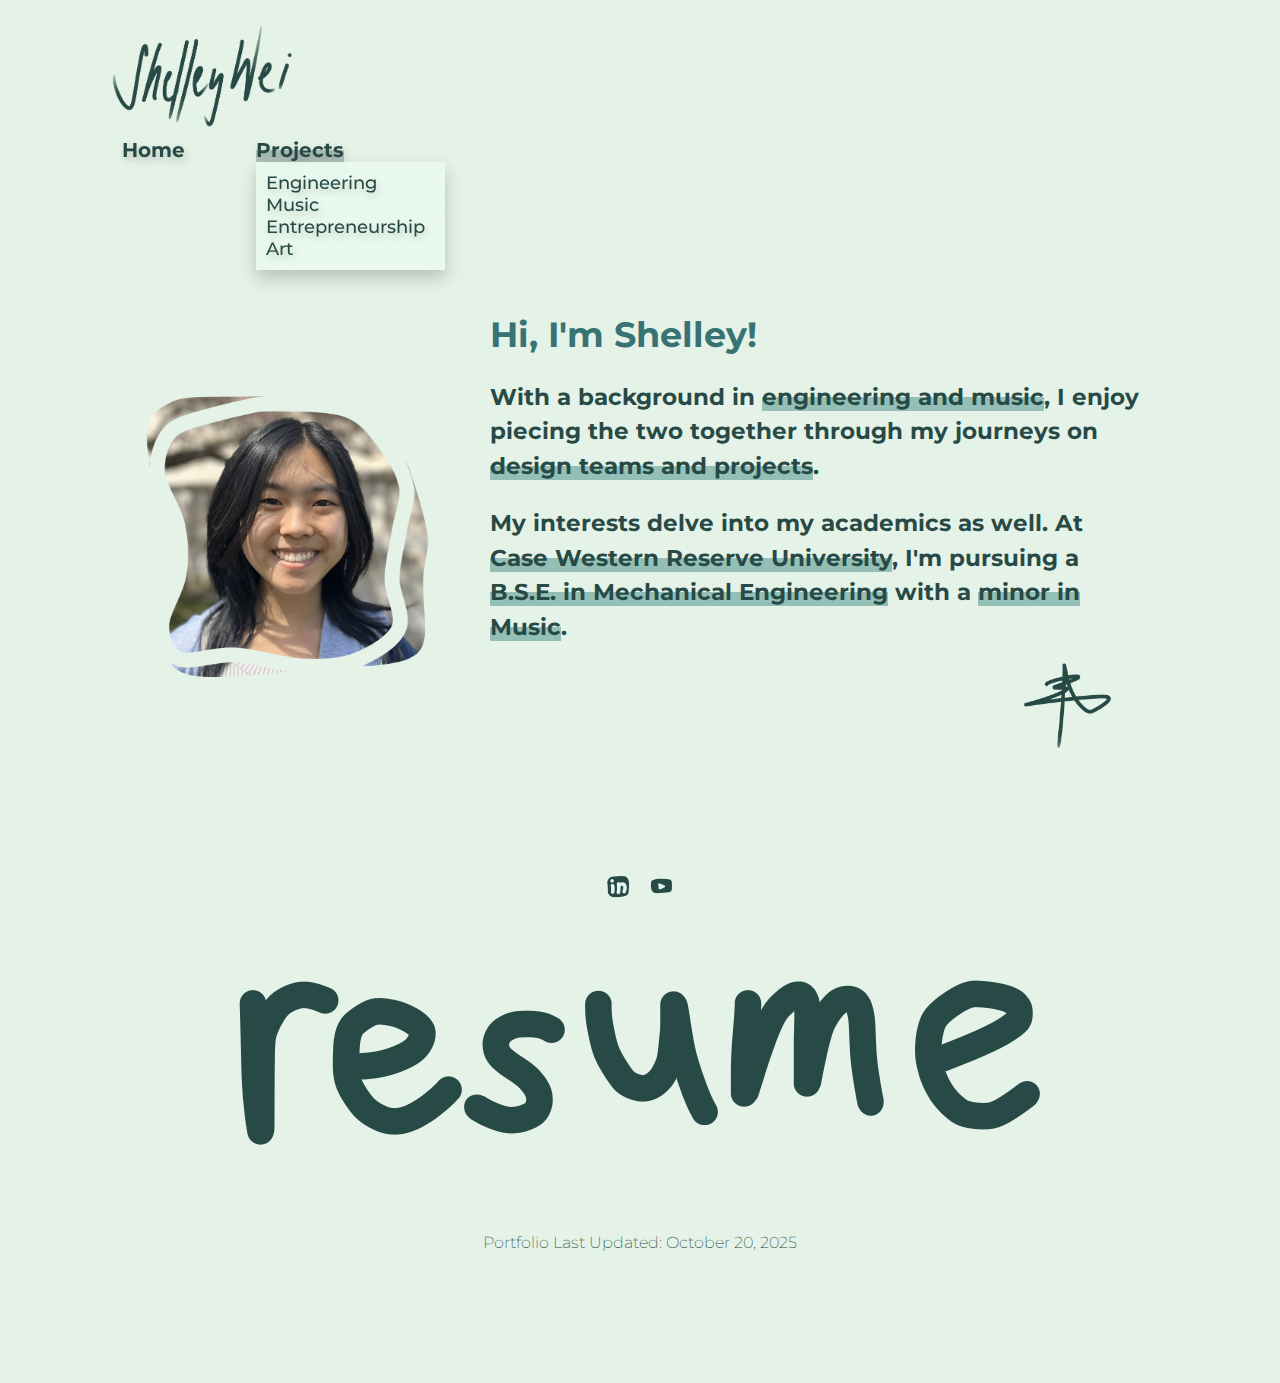
<file: index.html>
<!DOCTYPE html>
<html lang="en">
    <head>
        <meta charset="UTF-8">
        <meta name="viewport" content="width=device-width, initial-scale=1">
        <link href="style.css" rel="stylesheet">
        <link href="https://fonts.googleapis.com/css2?family=Montserrat:wght@100;200;300;400;500;600;700;800;900&display=swap" rel="stylesheet">
        <title>Shelley Wei</title>
        <link rel="icon" type="image/x-icon" href="images/favicon.png">
    </head>

    <body>
        <header id="header">
            <a href="index.html" id="webHome"><img src="images/name.png" alt="Shelley Wei" id="headerName"></a>
            <nav id="navBar">
                <ul>
                    <li><a id="navHome" class="bold" href="index.html">Home</a></li>
                    <li class="dropdown">
                        <a id="navProj" class="bold active" href="projects.html">Projects</a>
                        <ul class="dropdownContent" style="padding: 0 10px 0 10px;">
                            <li style="padding-top: 10px"><a href="#engineering">Engineering</a></li>
                            <li><a href="#music">Music</a></li>
                            <li><a href="#entrepreneurship">Entrepreneurship</a></li>
                            <li style="padding-bottom: 10px"><a href="#art">Art</a></li>
                        </ul>
                    </li>
                </ul>
            </nav>
        </header>

        <main id="main">
            <section>
                <article class="introArticle">
                    <img src="images/portrait.png" alt="Portrait" id="portrait">
                    <div>
                        <h1>Hi, I'm Shelley!</h1>
                        <h3 class="introText">With a background in <a href="#background" id="engrAndMusic"><span class="halfHighlight">engineering and music</span></a>, I enjoy piecing the two together through my journeys on <a href="projects.html" id="engrAndMusic"><span class="halfHighlight">design teams and projects</span></a>.</h3>
                        
                        <h3 class="introText">My interests delve into my academics as well. At <span class="halfHighlight">Case Western Reserve University</span>, I'm pursuing a <span class="halfHighlight">B.S.E. in Mechanical Engineering</span> with a <span class="halfHighlight">minor in Music</span>.</h3>
                        <img src="images/signature.png" alt="Signature" id="signature">
                    </div>
                </article>
            </section>
        </main>

        <div id="footer-placeholder"></div>

        <script src="dynamicPos.js"></script>
        <script src="includeFooter.js"></script>
    </body>
</html>
</file>
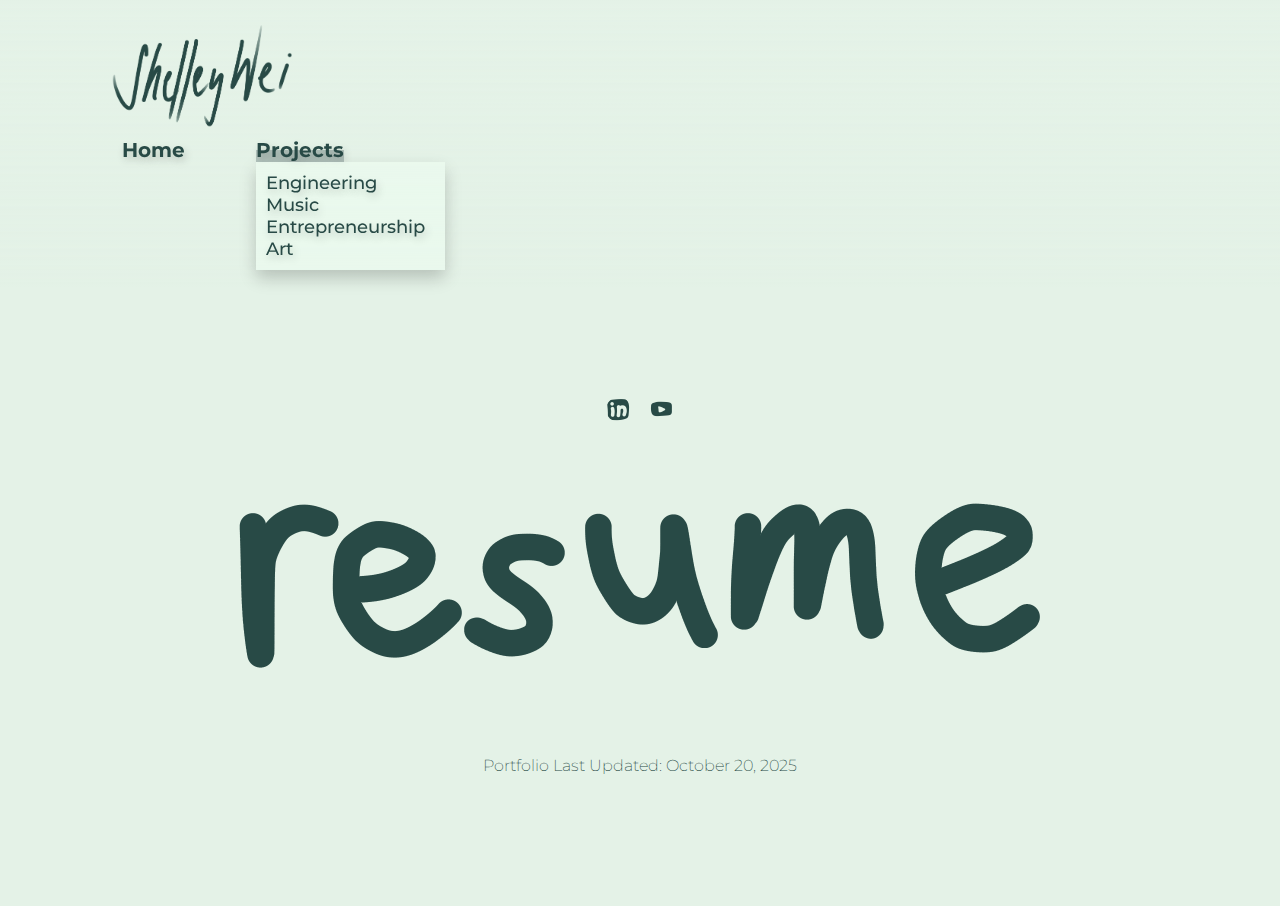
<file: art.html>
<!DOCTYPE html>
<html lang="en">
    <head>
        <meta charset="UTF-8">
        <meta name="viewport" content="width=device-width, initial-scale=1">
        <link href="style.css" rel="stylesheet">
        <link href="https://fonts.googleapis.com/css2?family=Montserrat:wght@100;200;300;400;500;600;700;800;900&display=swap" rel="stylesheet">
        <title>Shelley Wei</title>
        <link rel="icon" type="image/x-icon" href="images/favicon.png">
    </head>

    <body>
        <header id="header">
            <a href="index.html" id="webHome"><img src="images/name.png" alt="Shelley Wei" id="headerName"></a>
            <nav id="navBar">
                <ul>
                    <li><a id="navHome" class="bold" href="index.html">Home</a></li>
                    <li class="dropdown">
                        <a id="navProj" class="bold active" href="projects.html">Projects</a>
                        <ul class="dropdownContent" style="padding: 0 10px 0 10px;">
                            <li style="padding-top: 10px"><a href="#engineering">Engineering</a></li>
                            <li><a href="#music">Music</a></li>
                            <li><a href="#entrepreneurship">Entrepreneurship</a></li>
                            <li style="padding-bottom: 10px"><a href="#art">Art</a></li>
                        </ul>
                    </li>
                </ul>
            </nav>
        </header>

        <main id="main">
            <section>
                
            </section>
        </main>

        <div id="footer-placeholder"></div>

        <script src="dynamicPos.js"></script>
        <script src="includeFooter.js"></script>
    </body>
</html>
</file>
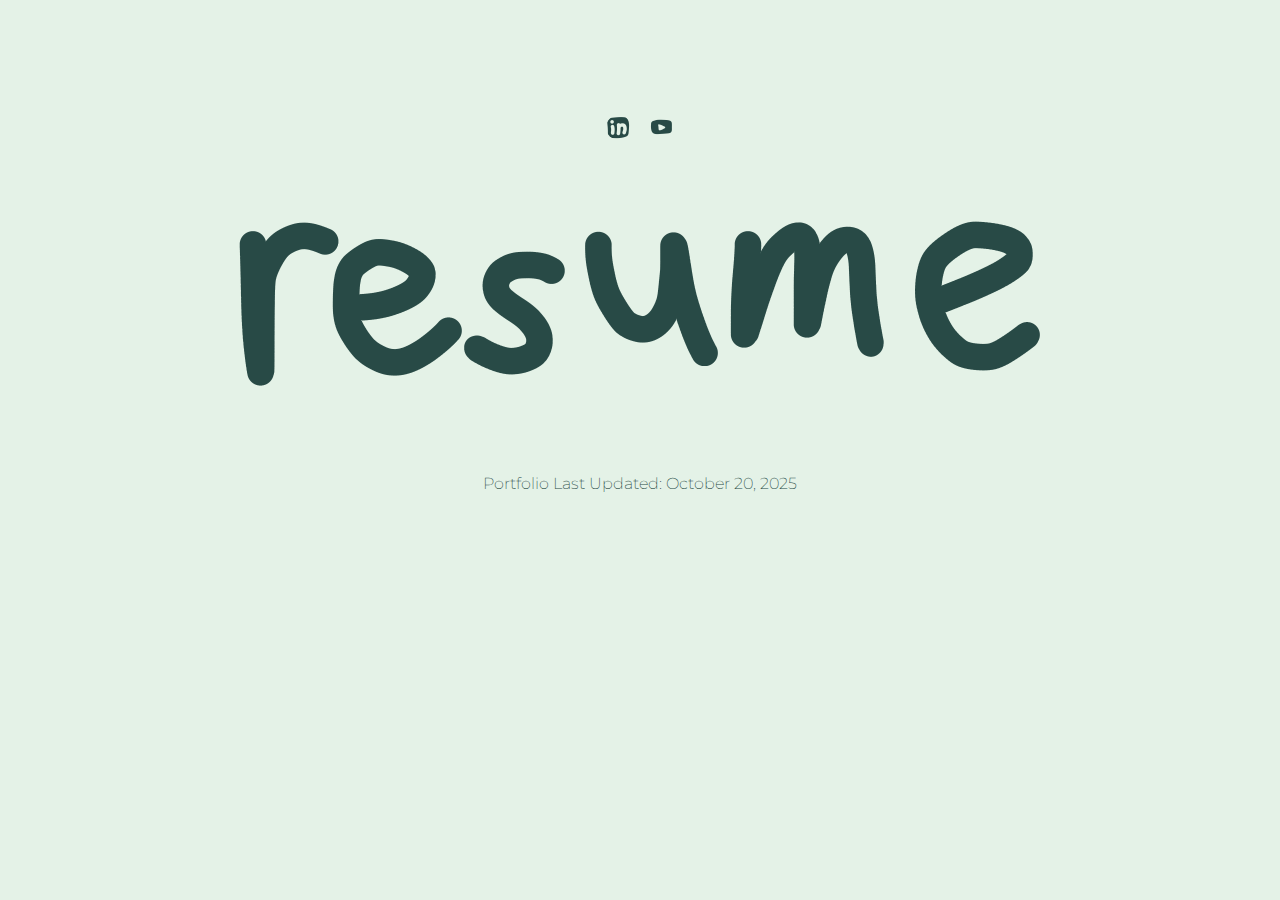
<file: footer.html>
<!DOCTYPE html>
<html lang="en">
    <head>
        <meta charset="UTF-8">
        <meta name="viewport" content="width=device-width, initial-scale=1">
        <link href="style.css" rel="stylesheet">
        <link href="https://fonts.googleapis.com/css2?family=Montserrat:wght@100;200;300;400;500;600;700;800;900&display=swap" rel="stylesheet">
        <title>Shelley Wei</title>
        <link rel="icon" type="image/x-icon" href="images/favicon.png">
    </head>

    <footer class="footLogos">
        <a href="https://www.linkedin.com/in/shelleyywei" target="_blank"><img src="images/customLinkedinLogo.png" alt="LinkedIn" id="footLogos"></a>
        <a href="https://www.youtube.com/channel/UCBcX0MnUQ5Ms1bPDIPFZd3w" target="_blank"><img src="images/customYtLogo.png" alt="YouTube" id="footLogos"></a>
        <!-- <a href="mailto:shelleyywei@gmail.com" target="_blank"><img src="images/customEmailLogo.PNG" alt="Email" id="footLogos"></a> -->
        <br>
        <a href="https://drive.google.com/file/d/1JNC2CwQUKeowGtXXz5e_efYIkyDIQO7d/view?usp=sharing" target="_blank"><img src="images/customResumeLogo.png" alt="Resume" id="footResume"></a>
        <br>
        <br>
        <a>Portfolio Last Updated: October 20, 2025</a>
    </footer>
</html>
</file>
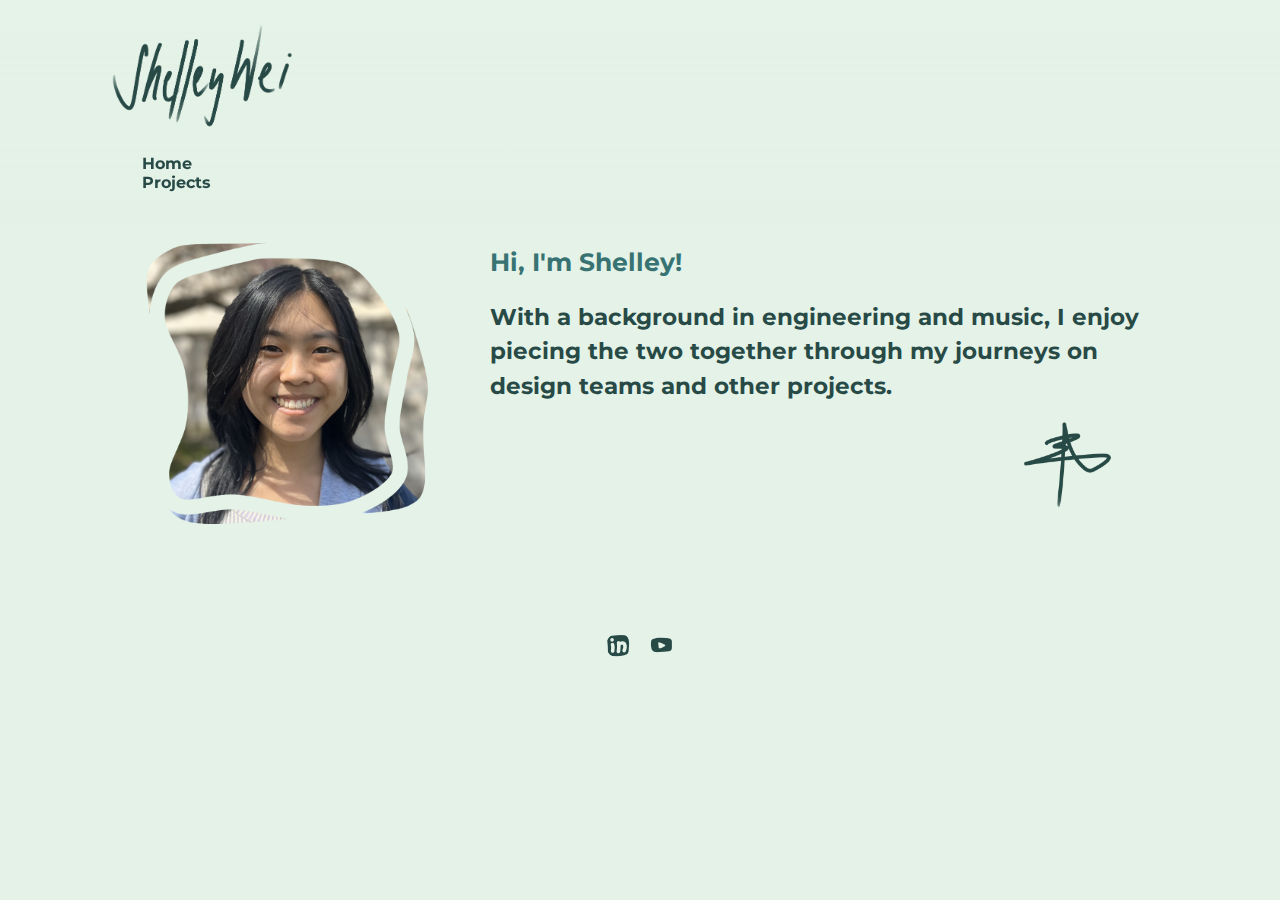
<file: home.html>
<!DOCTYPE html>
<html lang="en">
    <head>
        <meta charset="UTF-8">
        <meta name="viewport" content="width=device-width, initial-scale=1">
        <link href="style.css" rel="stylesheet">
        <link href="https://fonts.googleapis.com/css2?family=Montserrat:wght@100;200;300;400;500;600;700;800;900&display=swap" rel="stylesheet">
        <title>Shelley Wei</title>
        <link rel="icon" type="image/x-icon" href="images/favicon.png">
        <!-- <link rel="icon" href="images/faviconLightMode.png" id="light-mode-icon">
        <link rel="icon" href="images/faviconDarkMode.png" id="dark-mode-icon"> -->
        <!-- <script src="displayMode.js"></script> -->
    </head>
    <body>
        <header id="header">
            <navBar>
                <a><img src="images/name.png" alt="Shelley Wei" id="headerName"></a>
                <nav class="navBar">
                    <ul>
                        <li><a id="navHome" class="bold" href="#intro">Home</a></li>
                        <li><a id="navProj" class="bold">Projects</a></li>
                    </ul>
                </nav>
            <navBar>
        </header>       

        <main id="main">
            <section>
                <article class="introArticle">
                    <img src="images/portrait.png" alt="Portrait" id="portrait">
                    <div>
                        <h2 id="intro" class="introText">Hi, I'm Shelley!</h2>
                        <h3 id="aboutMe" class="introText">With a background in <span class="half-highlight">engineering and music</span>, I enjoy piecing the two together through my journeys on design teams and other projects.</h3>
                        <img src="images/signature.png" alt="Signature" id="signature">
                    </div>
                </article>
            </section>
        </main>

        <footer class="footLogos">
            <a href="https://www.linkedin.com/in/shelley-wei"><img src="images/customLinkedinLogo.png" alt="LinkedIn" id="footLogos"></a>
            <a href="https://www.youtube.com/channel/UCBcX0MnUQ5Ms1bPDIPFZd3w"><img src="images/customYtLogo.png" alt="YouTube" id="footLogos"></a>
        </footer>

        <script src="dynamicPos.js"></script>
    </body>
</html>
</file>
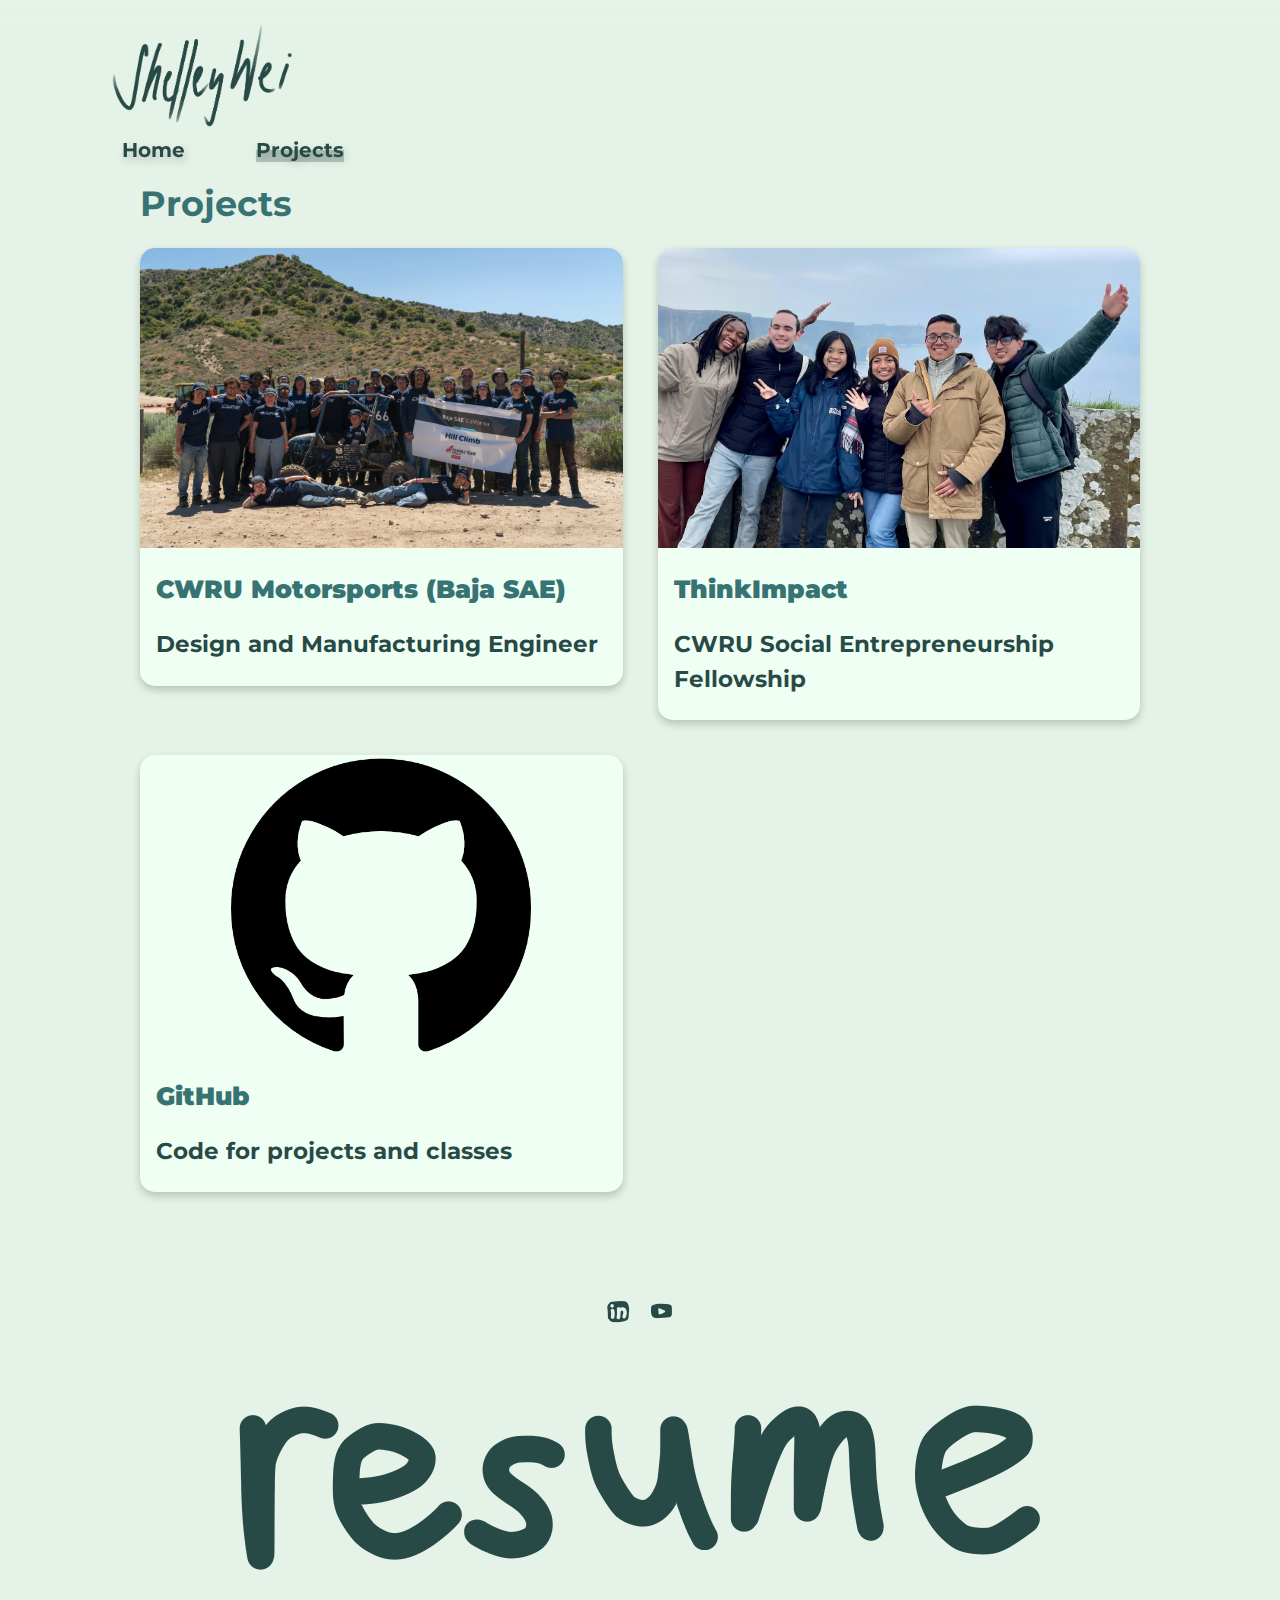
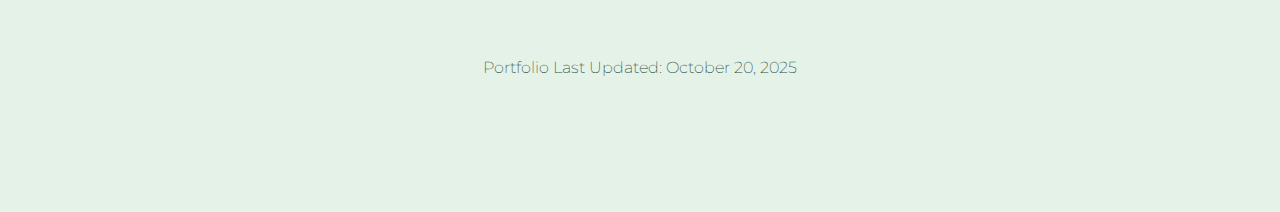
<file: projects.html>
<!DOCTYPE html>
<html lang="en">
    <head>
        <meta charset="UTF-8">
        <meta name="viewport" content="width=device-width, initial-scale=1">
        <link href="style.css" rel="stylesheet">
        <link href="https://fonts.googleapis.com/css2?family=Montserrat:wght@100;200;300;400;500;600;700;800;900&display=swap" rel="stylesheet">
        <title>Shelley Wei</title>
        <link rel="icon" type="image/x-icon" href="images/favicon.png">
    </head>

    <body>
        <header class="header" id="header">
            <navBar>
                <a href="index.html" id="webHome"><img src="images/name.png" alt="Shelley Wei" id="headerName"></a>
                <nav id="navBar">
                    <ul>
                        <li><a id="navHome" class="bold" href="index.html">Home</a></li>
                        <li><a id="navProj" class="bold active" href="projects.html">Projects</a></li>
                    </ul>
                </nav>
            <navBar>
        </header>
        
        <main id="main">
            <section>
                <h1>Projects</h1>
                <article class="cardGrid">
                    <a href="baja.html">
                        <div class="card">
                            <img src="images/bajaTeam.png" alt="CWRU Motorsports Team Picture" class="cardImg">
                            <div class="container">
                              <h2><b>CWRU Motorsports (Baja SAE)</b></h4>
                              <h3>Design and Manufacturing Engineer</p>
                            </div>
                        </div>
                    </a>
                    <div class="card">
                        <img src="images/thinkimpactFellows.jpg" alt="A Few ThinkImpact Fellows" class="cardImg">
                        <div class="container">
                          <h2><b>ThinkImpact</b></h4>
                          <h3>CWRU Social Entrepreneurship Fellowship</p>
                        </div>
                    </div>
                    <div class="card">
                        <img src="images/githubLogo.png" alt="GitHub" class="cardImg" style="object-fit: contain;">
                        <div class="container">
                          <h2><b>GitHub</b></h4>
                          <h3>Code for projects and classes</p>
                        </div>
                    </div>
                </article>
            </section>
        </main>

        <div id="footer-placeholder"></div>

        <script src="dynamicPos.js"></script>
        <script src="includeFooter.js"></script>
    </body>
</html>
</file>
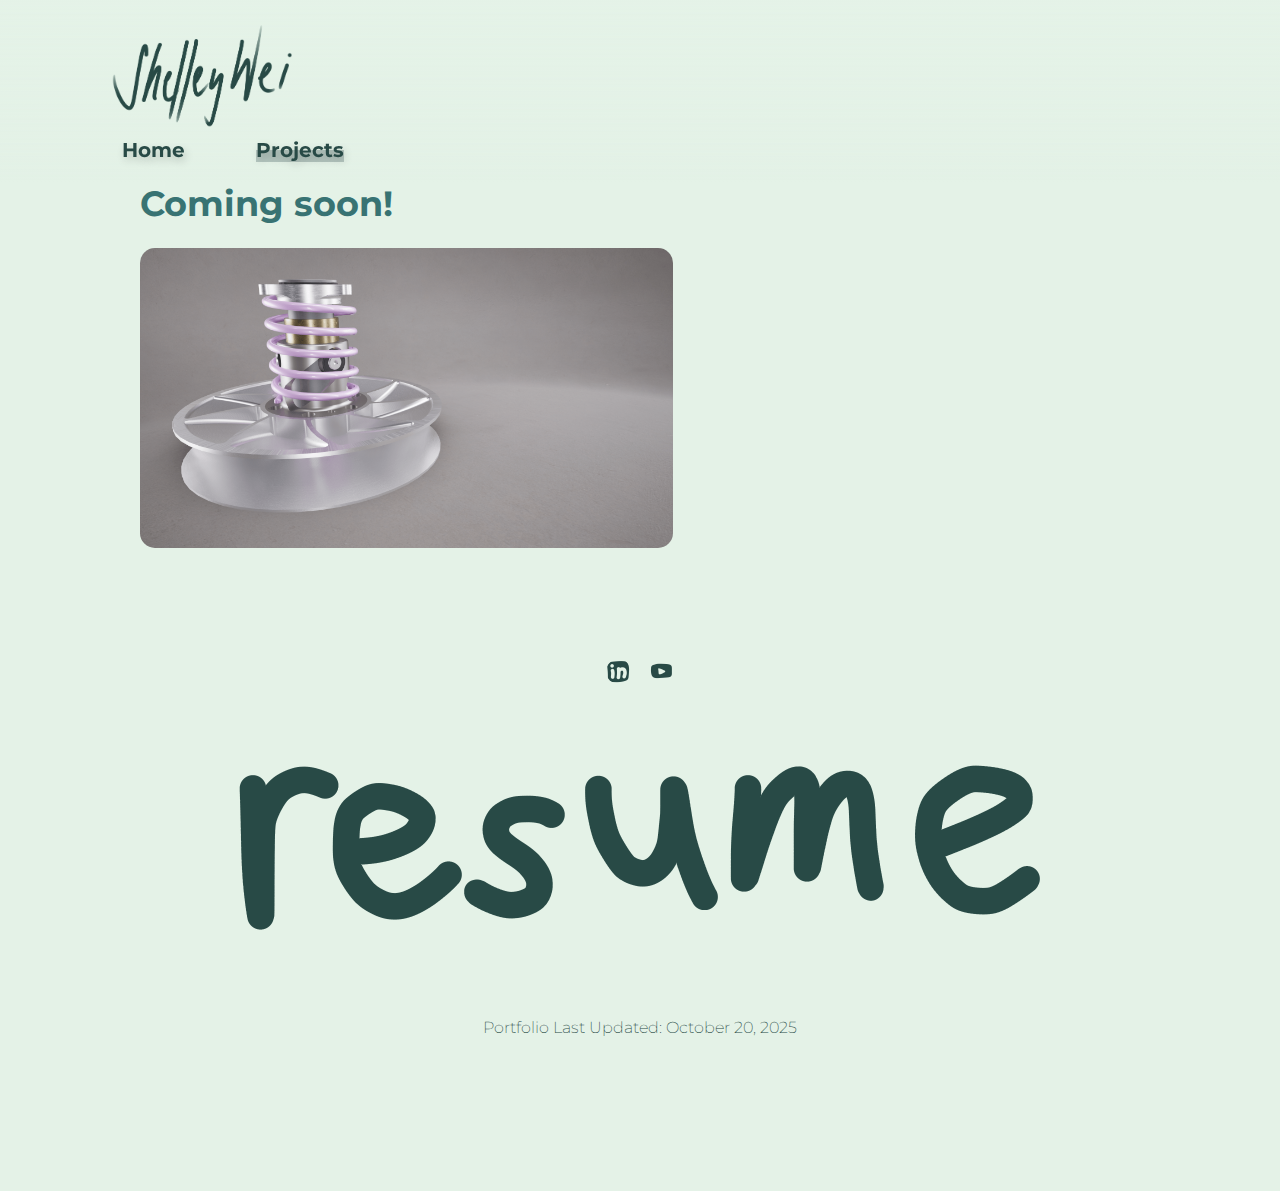
<file: secondarycvt.html>
<!DOCTYPE html>
<html lang="en">
    <head>
        <meta charset="UTF-8">
        <meta name="viewport" content="width=device-width, initial-scale=1">
        <link href="style.css" rel="stylesheet">
        <link href="https://fonts.googleapis.com/css2?family=Montserrat:wght@100;200;300;400;500;600;700;800;900&display=swap" rel="stylesheet">
        <title>Shelley Wei</title>
        <link rel="icon" type="image/x-icon" href="images/favicon.png">
    </head>

    <body>
        <header id="header">
            <a href="index.html" id="webHome"><img src="images/name.png" alt="Shelley Wei" id="headerName"></a>
            <nav id="navBar">
                <ul>
                    <li><a id="navHome" class="bold" href="index.html">Home</a></li>
                    <li class="dropdown">
                        <a id="navProj" class="bold active" href="projects.html">Projects</a>
                        <!-- <ul class="dropdownContent" style="padding: 0 10px 0 10px;">
                            <li style="padding-top: 10px"><a href="#engineering">Engineering</a></li>
                            <li><a href="#music">Music</a></li>
                            <li><a href="#entrepreneurship">Entrepreneurship</a></li>
                            <li style="padding-bottom: 10px"><a href="#art">Art</a></li>
                        </ul> -->
                    </li>
                </ul>
            </nav>
        </header>
        
        <main id="main">
            <section>
                <article>
                    <h1>Coming soon!</h1>
                    <img src="images/bajaPortfolio/scvt/scvtrender.png">
                </article>
            </section>
        </main>

        <div id="footer-placeholder"></div>

        <script src="dynamicPos.js"></script>
        <script src="includeFooter.js"></script>
        <br>
    </body>
</html>
</file>
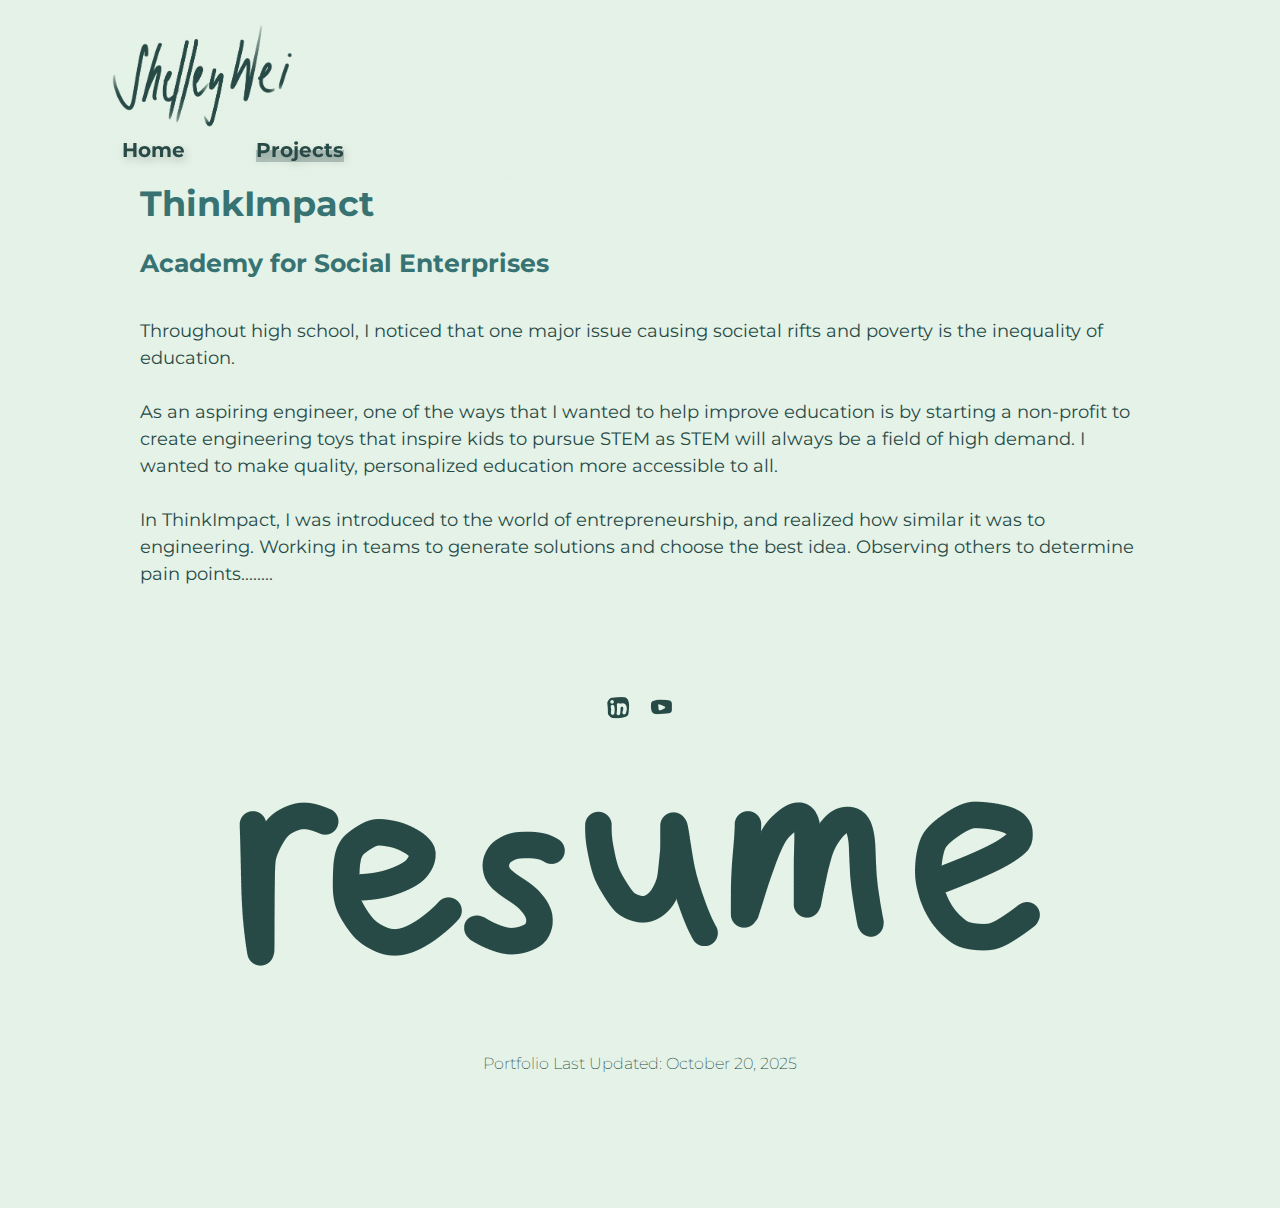
<file: thinkimpact.html>
<!DOCTYPE html>
<html lang="en">
    <head>
        <meta charset="UTF-8">
        <meta name="viewport" content="width=device-width, initial-scale=1">
        <link href="style.css" rel="stylesheet">
        <link href="https://fonts.googleapis.com/css2?family=Montserrat:wght@100;200;300;400;500;600;700;800;900&display=swap" rel="stylesheet">
        <title>Shelley Wei</title>
        <link rel="icon" type="image/x-icon" href="images/favicon.png">
    </head>

    <body>
        <header id="header">
            <a href="index.html" id="webHome"><img src="images/name.png" alt="Shelley Wei" id="headerName"></a>
            <nav id="navBar">
                <ul>
                    <li><a id="navHome" class="bold" href="index.html">Home</a></li>
                    <li class="dropdown">
                        <a id="navProj" class="bold active" href="projects.html">Projects</a>
                        <!-- <ul class="dropdownContent" style="padding: 0 10px 0 10px;">
                            <li style="padding-top: 10px"><a href="#engineering">Engineering</a></li>
                            <li><a href="#music">Music</a></li>
                            <li><a href="#entrepreneurship">Entrepreneurship</a></li>
                            <li style="padding-bottom: 10px"><a href="#art">Art</a></li>
                        </ul> -->
                    </li>
                </ul>
            </nav>
        </header>

        <main id="main">
            <section>
                <h1>ThinkImpact</h1>
                <h2>Academy for Social Enterprises</h2>
                <br>
                <p>
                    Throughout high school, I noticed that one major issue causing societal rifts and poverty is the inequality of education. 
                    <br><br>
                    As an aspiring engineer, one of the ways that I wanted to help improve education is by starting a non-profit to create engineering toys that inspire kids to pursue STEM as STEM will always be a field of high demand. I wanted to make quality, personalized education more accessible to all. 
                    <br><br>
                    In ThinkImpact, I was introduced to the world of entrepreneurship, and realized how similar it was to engineering. Working in teams to generate solutions and choose the best idea. Observing others to determine pain points........
                </p>
            </section>
        </main>

        <div id="footer-placeholder"></div>

        <script src="dynamicPos.js"></script>
        <script src="includeFooter.js"></script>
    </body>

</html>
</file>
<file: style.css>
:root {
  --darkGreen: rgb(40, 74, 70);
  --green: rgb(56, 115, 115);
  --lightGreen: rgb(147, 191, 183);
  --oliveGreen: rgb(151, 166, 160);
  --lightOliveGreen: rgb(179, 197, 190);
  --grayGreen: rgb(228, 242, 231);
  --lightGrayGreen: rgb(240, 255, 243);

  --blue: rgb(120, 138, 163);
  --teal: rgb(146, 182, 177);
  --tan: rgb(232, 221, 181);
  --brown: rgb(49, 32, 32);
  --gray: rgb(55, 67, 68);

  --borderRad: 15px;

  --h1MaxFont: 35px;
  --h1MidFont: 3.125vw;
  --h1MinFont: calc(15px + 2vw);

  --sigMargRight: 2%;
  --sigMargTop: -25px;
}

/* sections */
#header {
  background-image: linear-gradient(var(--grayGreen), transparent);
  position: fixed;
  top: 0;
  left: 0;
  right: 0;
  z-index: 1000;
  padding: 20px 8%;
  width: 100%;
}

#navBar {
  align-items: center;
}

#navBar ul {
  text-align: left;
  text-shadow: 2px 4px 8px rgba(0, 0, 0, 0.2);
  display: flex;
  align-items: flex-start;
  position: relative; /* dropdown relative to parent */
  padding: 0 0 0 20px;
  margin: 0;
}

ul {
  list-style-type: none;
}

.toc {
  margin-left: -20px;
  margin-bottom: 50px;
}

.tocText {
  font-weight: 500;
}

#navHome, #navProj {
  color: var(--darkGreen);
  margin-right: 5.5vw;
}

#navBar a.active {
  background: linear-gradient(to top, var(--lightOliveGreen) 50%, transparent 50%);
}

/* dropdown container */
.dropdown {
  position: relative;
  display: inline-block;
}

/* dropdown content (hidden by default) */
.dropdown .dropdownContent {
  display: none;
  position: absolute;
  background-color: rgb(240, 255, 243, 0.5);
  box-shadow: 0 8px 16px 0 rgba(0, 0, 0, 0.2);
  font-weight: 500;
  z-index: 1;
  flex-direction: column;
  padding: 10px;
  margin-top: 5px;
}

/* links inside the dropdown */
.dropdownContent a {
  color: var(--darkGreen);
  display: block;
  margin-right: 10px;
}

/* change color of dropdown links on hover */
.dropdownContent a:hover {
  background: linear-gradient(to top, var(--lightOliveGreen) 50%, transparent 50%);
}

/* show the dropdown menu on hover */
.dropdown:hover .dropdownContent {
  display: block;
}

body {
  font-family:'Montserrat', sans-serif;
  color: var(--darkGreen);
  font-optical-sizing: auto;
  font-weight: 200;
  font-style: normal;
  padding-left: 10%;
  padding-right: 10%;
  padding-bottom: 10%;

  background-color: var(--grayGreen);
}

a {
  color: var(--darkGreen);
  text-decoration: none;
}

h1, h2, h4 {
  color: var(--green);
}

h3, p {
  line-height: 1.5;
}

h4 {
  font-weight: 600;
}

h5, p {
  font-weight: 400;
}

p {
  margin: 0em;
}

iframe {
  position: relative; /* allows box to be resized */
  max-width: 1000px;
  max-height: 600px;
  resize: both;
  border-radius: var(--borderRad);
}

.pdfText {
  gap: 40px;
}

.headingAndPic {
  display: flex;
  align-items: center; /* center items vertically */
  width: 100%;
}

footer {
  margin-top: 100px;
}

/* wide screen */
@media screen and (min-width: 1001px) {
  section {
    max-width: 1000px;
    margin-left: auto;
    margin-right: auto;
  }

  .introArticle {
    display: flex;
    align-items: center; /* center items vertically */
    width: 100%;
  }

  h1 {
    font-size: var(--h1MaxFont);
  }

  h2 {
    font-size: calc(var(--h1MaxFont) - 10px);
  }

  h3 {
    font-size: calc(var(--h1MaxFont) - 12px);
  }

  h4, #navBar {
    font-size: calc(var(--h1MaxFont) - 15px);
  }

  h5, p, .dropdownContent {
    font-size: calc(var(--h1MaxFont) - 17px);
  }

  #portrait {
    margin-right: 50px; /* adjust spacing between image and text */
    flex-shrink: 0; /* prevent the image from shrinking weirdly? */
  }

  #signature {
    float: right;
    margin-right: var(--sigMargRight);
    margin-top: var(--sigMargTop);
  }

  .pdfText {
    display: flex;
    margin-left: auto;
    margin-right: auto;
  }

  .cardGrid {
    grid-template-columns: 1fr 1fr;
  }

  .imgGrid {
    grid-template-columns: 1fr 1fr 1fr;
  }
}

@media screen and (min-width: 801px) and (max-width: 1000px) {
  section {
    margin-left: auto;
    margin-right: auto;
    max-width: 1000px;
  }

  .introArticle {
    display: flex;
    align-items: center; /* center items vertically */
    width: 100%;
  }

  h1 {
    font-size: var(--h1MidFont);
  }

  h2 {
    font-size: calc(var(--h1MidFont) - 0.75vw)
  }

  h3 {
    font-size: calc(var(--h1MidFont) - 0.875vw)
  }

  h4, #navBar, .dropdownContent {
    font-size: calc(var(--h1MidFont) - 1.25vw);
  }

  h5, p {
    font-size: calc(var(--h1MidFont) - 1.375vw);
  }

  #portrait {
    margin-right: 50px; /* adjust spacing between image and text */
    flex-shrink: 0; /* prevent the image from shrinking weirdly? */
  }

  #signature {
    float: right;
    margin-right: var(--sigMargRight);
    margin-top: var(--sigMargTop);
  }

  .pdfText {
    display: flex;
    margin-left: auto;
    margin-right: auto;
  }

  .cardGrid {
    grid-template-columns: 1fr 1fr;
  }

  .imgGrid {
    grid-template-columns: 1fr 1fr 1fr;
  }
}

/* narrow screen */
@media screen and (max-width: 800px) {
  .introArticle {
    text-align: center;
    padding: 5%;
  }

  h1 {
    font-size: var(--h1MinFont);
  }

  h2, h4 {
    font-size: calc(10px + 1.5vw);
  }

  h3, h5, #navBar, .dropdownContent {
    font-size: calc(10px + 1vw);
  }

  p {
    font-size: calc(10px + 0.75vw);
  }

  #portrait {
    display: block;
    margin-left: auto;
    margin-right: auto;
    width: 50%;
  }

  .cardGrid, .imgGrid {
    grid-template-columns: 1fr;
  }
}

/* text display */
.bold {
  font-weight: bold;
}

.italic {
  font-style: italic;
}

.underline {
  text-decoration: underline;
}

.uppercase {
  text-transform: uppercase;
}

.halfHighlight {
  background: linear-gradient(to top, var(--lightGreen) 50%, transparent 50%);
}

/* hover */
#headerName:hover, #footLogos:hover, #engrAndMusic:hover {
  opacity: 0.75;
}

#navHome:hover, #navProj:hover {
  background: linear-gradient(to top, var(--lightOliveGreen) 50%, transparent 50%);
}

/* cards */
.cardGrid {
  display: grid;
  gap: 35px; /* adjust the gap between cards */
  justify-content: center; /* center the grid horizontally */
}

.card {
  /* add shadows to create the "card" effect */
  background-color: var(--lightGrayGreen);
  box-shadow: 0 4px 8px 0 rgba(0,0,0,0.2);
  transition: 0.3s;
  border-radius: var(--borderRad);
  height: auto;
}

/* on mouse-over, add a deeper shadow */
.card:hover {
  box-shadow: 0 8px 16px 0 rgba(0,0,0,0.2);
}

.card h4, .card h5 {
  line-height: 0.1;
}

/* add some padding inside the card container */
.container {
  padding: 1px 16px;
}

.cardImg {
  width: 100%;
  height: 300px;
  object-fit: cover;
  border-radius: var(--borderRad) var(--borderRad) 0 0;
}

/* image grid */
.imgGrid {
  display: grid;
  gap: 35px; /* adjust the gap between cards */
  justify-content: center; /* center the grid horizontally */
}

/* images */
img {
  border-radius: var(--borderRad);
  max-height: 300px;
  object-fit: cover;
}

img.right {
  float: right;
}

#headerName {
  width: 20%;
  max-width: 200px;
  min-width: 100px;
  height: auto;
}

#portrait {
  width: 35%;
  max-width: 300px;
  min-width: 100px;
  height: auto;
}

#signature {
  width: 25%;
  max-width: 125px;
  min-width: 60px;
  height: auto;
}

.headingPic {
  width: 12%;
  max-width: 100px;
  min-width: 30px;
  height: auto;
  margin-left: 1%
}

.tiInsertCad {
  width: 8%;
  max-width: 50px;
  min-width: 30px;
  height: auto;
  margin-left: 1%
}

.footLogos {
  display: inline-block;
  text-align: center; /* center the images horizontally */
  width: 100%;
}

#footLogos {
  max-width: 2%;
  min-width: 25px;
  height: auto;
  margin: 7px; /* adjust spacing between images */
}
</file>
